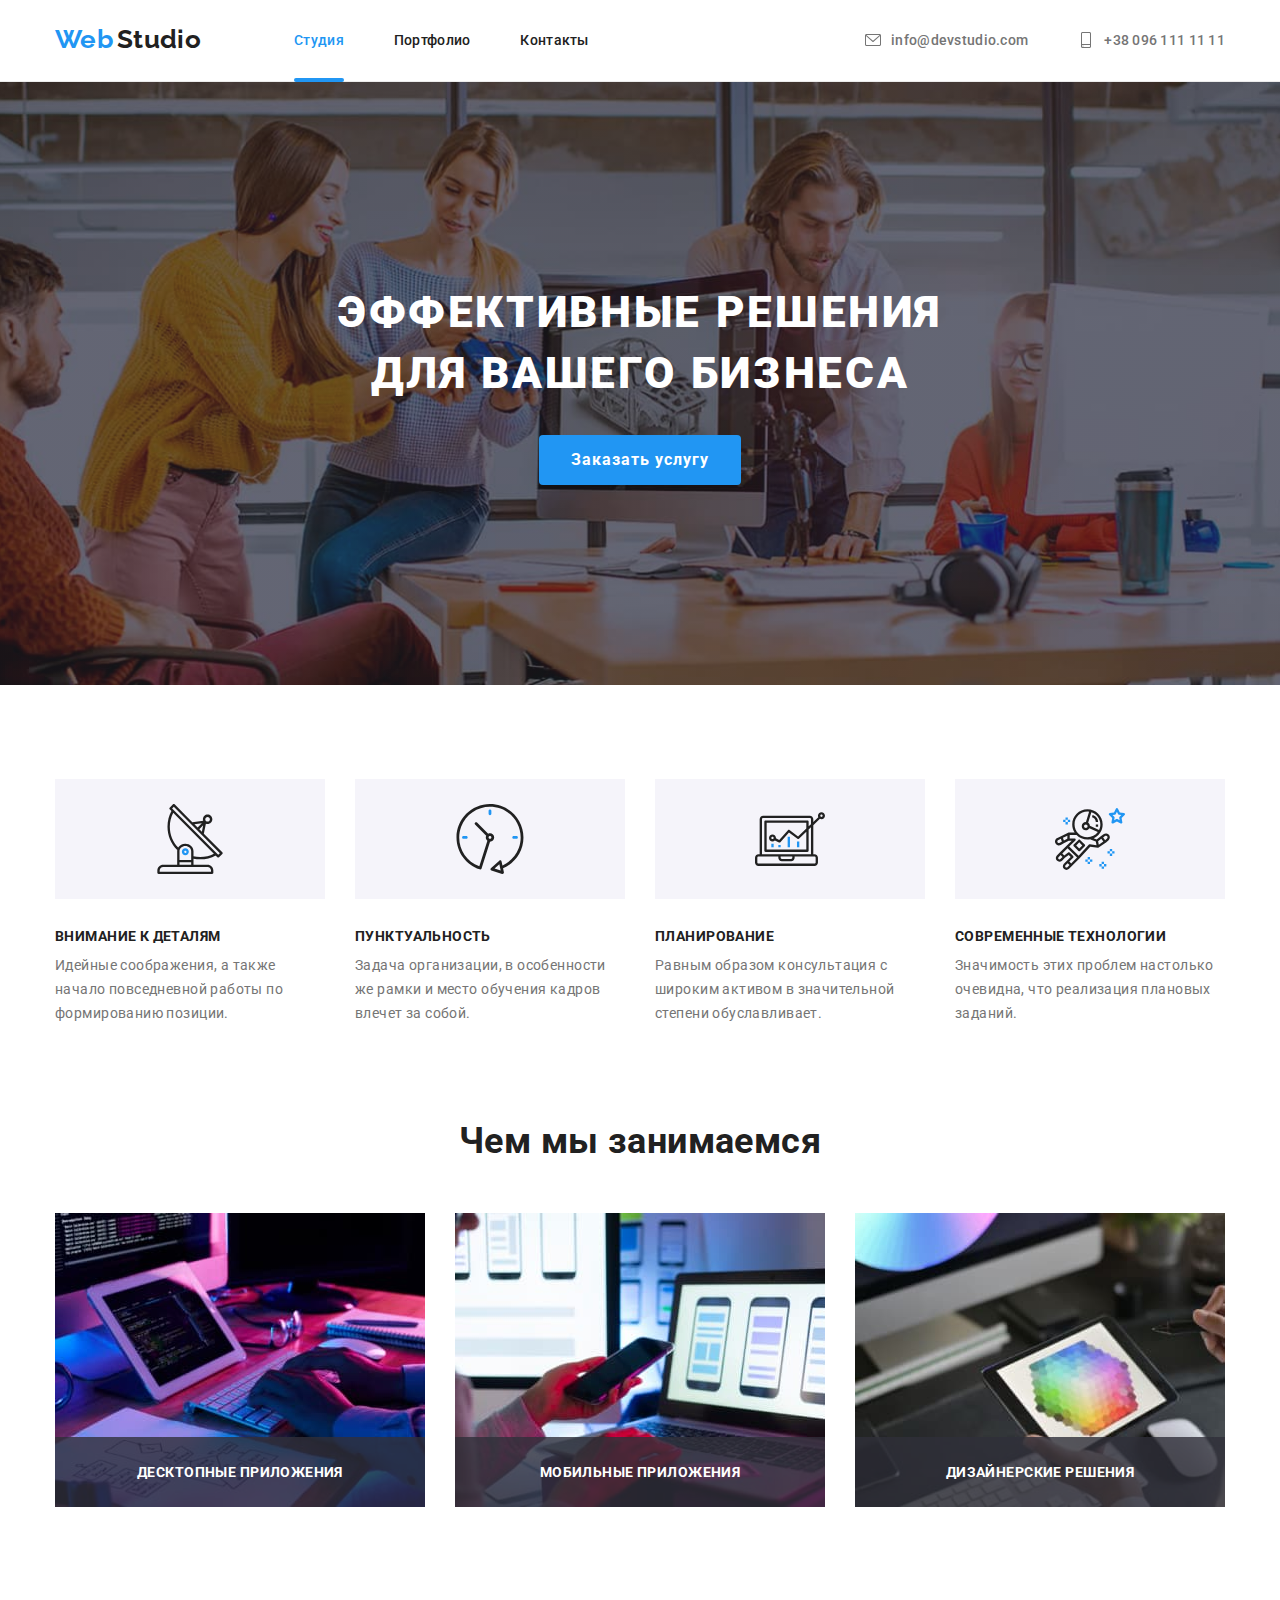
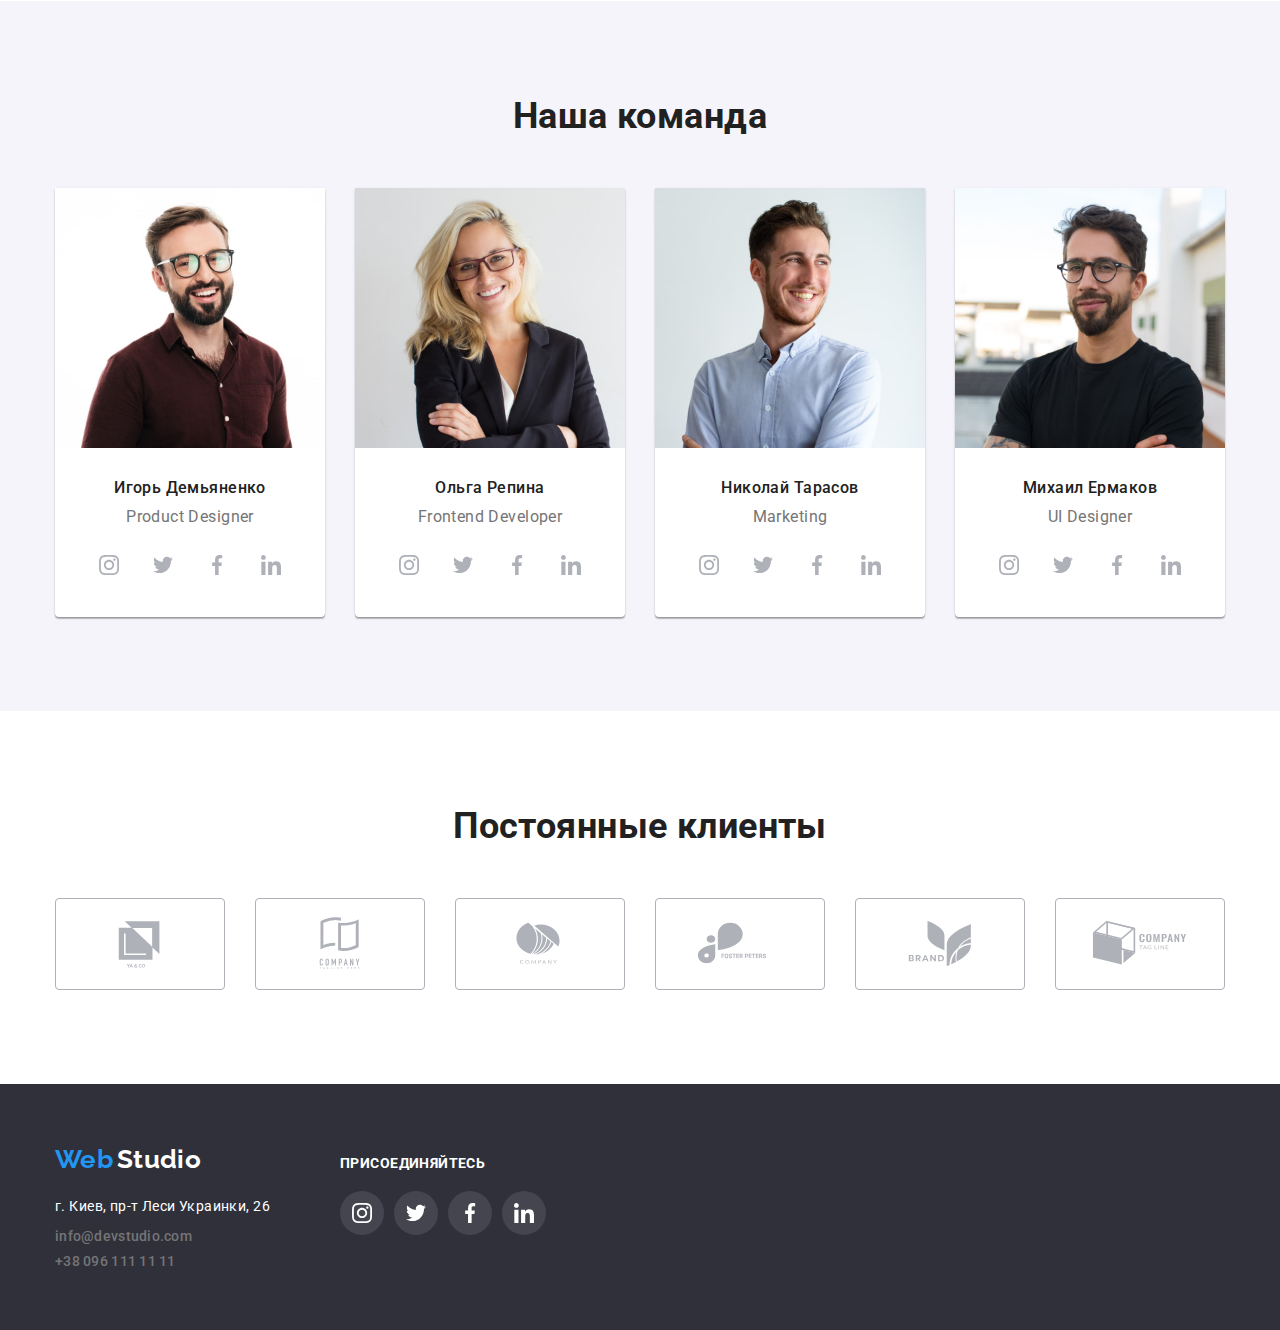
<file: index.html>
<!DOCTYPE html>
<html lang="ru">
  <head>
    <meta charset="UTF-8" />
    <meta http-equiv="X-UA-Compatible" content="IE=edge" />
    <meta name="viewport" content="width=device-width, initial-scale=1.0" />
    <title>WebStudio</title>
    <link rel="preconnect" href="https://fonts.googleapis.com" />
    <link rel="preconnect" href="https://fonts.gstatic.com" crossorigin />
    <link
      href="https://fonts.googleapis.com/css2?family=Raleway:wght@700&display=swap"
      rel="stylesheet"
    />
    <link
      href="https://fonts.googleapis.com/css2?family=Roboto:wght@400;500;700;900&display=swap"
      rel="stylesheet"
    />
    <!-- Нормализация стилей css -->
    <link
      rel="stylesheet"
      href="https://cdnjs.cloudflare.com/ajax/libs/modern-normalize/1.1.0/modern-normalize.min.css"
    />
    <link rel="stylesheet" href="./css/styles.css" />
  </head>
  <body>
    <header class="header">
      <div class="container main-container">
        <nav class="main-container-nav">
          <div class="all-logo">
            <a href="./index.html" class="logo">
              <span class="logo-1part">Web</span>
              <span class="logo-2part">Studio</span>
            </a>
          </div>

          <ul class="site-nav list">
            <li class="item">
              <a href="./index.html" class="link current">Студия</a>
            </li>
            <li class="item">
              <a href="./portfolio.html" class="link">Портфолио</a>
            </li>
            <li class="item"><a href="" class="link">Контакты</a></li>
          </ul>
        </nav>

        <ul class="list contacts-header">
          <li class="item">
            <a
              href="mailto:info@devstudio.com"
              target="_blank"
              class="contacts"
            >
              <svg class="contacts-logo">
                <use href="./images/icons.svg#icon-email"></use>
              </svg>
              <span class="header-email">info@devstudio.com</span>
            </a>
          </li>
          <li class="item">
            <a href="tel:+380961111111" target="_blank" class="contacts">
              <svg class="contacts-logo">
                <use href="./images/icons.svg#icon-phone"></use>
              </svg>
              <span class="header-email">+38 096 111 11 11</span>
            </a>
          </li>
        </ul>
      </div>
    </header>

    <main>
      <section class="hero">
        <h1 class="hero-title">Эффективные решения для вашего бизнеса</h1>
        <button data-modal-open type="button" class="hero-button">
          Заказать услугу
        </button>
      </section>

      <section class="section">
        <div class="container">
          <!-- невидимый заголовок -->
          <h2 hidden>Наши преимущества</h2>
          <ul class="feature-list list">
            <li class="feature">
              <div class="feature-card">
                <svg class="feature-pic">
                  <use href="./images/icons.svg#icon-pic-antenna"></use>
                </svg>
              </div>
              <h3 class="title">Внимание к деталям</h3>
              <p class="paragraph">
                Идейные соображения, а также начало повседневной работы по
                формированию позиции.
              </p>
            </li>
            <li class="feature">
              <div class="feature-card">
                <svg class="feature-pic">
                  <use href="./images/icons.svg#icon-pic-clock"></use>
                </svg>
              </div>
              <h3 class="title">Пунктуальность</h3>
              <p class="paragraph">
                Задача организации, в особенности же рамки и место обучения
                кадров влечет за собой.
              </p>
            </li>
            <li class="feature">
              <div class="feature-card">
                <svg class="feature-pic">
                  <use href="./images/icons.svg#icon-pic-diagram"></use>
                </svg>
              </div>
              <h3 class="title">Планирование</h3>
              <p class="paragraph">
                Равным образом консультация с широким активом в значительной
                степени обуславливает.
              </p>
            </li>
            <li class="feature">
              <div class="feature-card">
                <svg class="feature-pic">
                  <use href="./images/icons.svg#icon-pic-astronaut"></use>
                </svg>
              </div>
              <h3 class="title">Современные технологии</h3>
              <p class="paragraph">
                Значимость этих проблем настолько очевидна, что реализация
                плановых заданий.
              </p>
            </li>
          </ul>
        </div>
      </section>

      <section class="section no-padding-top">
        <div class="container">
          <h2 class="section-title">Чем мы занимаемся</h2>
          <ul class="img-list list">
            <li>
              <div class="what-doing">
                <img
                  class="img"
                  src="./images/what_doing_01.jpg"
                  alt="Набор кода на клавиатуре"
                  width="370"
                />
                <div class="what-doing-text">
                  <p class="text">Десктопные приложения</p>
                </div>
              </div>
            </li>
            <li>
              <div class="what-doing">
                <img
                  class="img"
                  src="./images/what_doing_02.jpg"
                  alt="Разработка для мобильного"
                  width="370"
                />
                <div class="what-doing-text">
                  <p class="text">Мобильные приложения</p>
                </div>
              </div>
            </li>
            <li>
              <div class="what-doing">
                <img
                  class="img"
                  src="./images/what_doing_03.jpg"
                  alt="Работа с цветом на планшете"
                  width="370"
                />
                <div class="what-doing-text">
                  <p class="text">Дизайнерские решения</p>
                </div>
              </div>
            </li>
          </ul>
        </div>
      </section>

      <section class="section ouer-teem-section">
        <div class="container">
          <h2 class="section-title">Наша команда</h2>
          <ul class="team-list list">
            <li class="employee">
              <img
                class="img"
                src="./images/igor_demyanenko.jpg"
                alt="фото Игорь Демьяненко"
                width="270"
              />
              <div class="employee-info">
                <h3 class="title-name">Игорь Демьяненко</h3>
                <p class="title-position">Product Designer</p>
                <ul class="list employee-social">
                  <li>
                    <a href="" class="employee-icon">
                      <svg class="employee-social-logo">
                        <use href="./images/icons.svg#icon-instagram"></use>
                      </svg>
                    </a>
                  </li>
                  <li>
                    <a href="" class="employee-icon">
                      <svg class="employee-social-logo">
                        <use href="./images/icons.svg#icon-twitter"></use>
                      </svg>
                    </a>
                  </li>
                  <li>
                    <a href="" class="employee-icon">
                      <svg class="employee-social-logo">
                        <use href="./images/icons.svg#icon-icon-facebook"></use>
                      </svg>
                    </a>
                  </li>
                  <li>
                    <a href="" class="employee-icon">
                      <svg class="employee-social-logo">
                        <use href="./images/icons.svg#icon-linkedin"></use>
                      </svg>
                    </a>
                  </li>
                </ul>
              </div>
            </li>
            <li class="employee">
              <img
                class="img"
                src="./images/olga_repina.jpg"
                alt="фото Ольга Репина"
                width="270"
              />
              <div class="employee-info">
                <h3 class="title-name">Ольга Репина</h3>
                <p class="title-position">Frontend Developer</p>
                <ul class="list employee-social">
                  <li>
                    <a href="" class="employee-icon">
                      <svg class="employee-social-logo">
                        <use href="./images/icons.svg#icon-instagram"></use>
                      </svg>
                    </a>
                  </li>
                  <li>
                    <a href="" class="employee-icon">
                      <svg class="employee-social-logo">
                        <use href="./images/icons.svg#icon-twitter"></use>
                      </svg>
                    </a>
                  </li>
                  <li>
                    <a href="" class="employee-icon">
                      <svg class="employee-social-logo">
                        <use href="./images/icons.svg#icon-icon-facebook"></use>
                      </svg>
                    </a>
                  </li>
                  <li>
                    <a href="" class="employee-icon">
                      <svg class="employee-social-logo">
                        <use href="./images/icons.svg#icon-linkedin"></use>
                      </svg>
                    </a>
                  </li>
                </ul>
              </div>
            </li>
            <li class="employee">
              <img
                class="img"
                src="./images/nikolaj_tarasov.jpg"
                alt="фото Николай Тарасов"
                width="270"
              />
              <div class="employee-info">
                <h3 class="title-name">Николай Тарасов</h3>
                <p class="title-position">Marketing</p>
                <ul class="list employee-social">
                  <li>
                    <a href="" class="employee-icon">
                      <svg class="employee-social-logo">
                        <use href="./images/icons.svg#icon-instagram"></use>
                      </svg>
                    </a>
                  </li>
                  <li>
                    <a href="" class="employee-icon">
                      <svg class="employee-social-logo">
                        <use href="./images/icons.svg#icon-twitter"></use>
                      </svg>
                    </a>
                  </li>
                  <li>
                    <a href="" class="employee-icon">
                      <svg class="employee-social-logo">
                        <use href="./images/icons.svg#icon-icon-facebook"></use>
                      </svg>
                    </a>
                  </li>
                  <li>
                    <a href="" class="employee-icon">
                      <svg class="employee-social-logo">
                        <use href="./images/icons.svg#icon-linkedin"></use>
                      </svg>
                    </a>
                  </li>
                </ul>
              </div>
            </li>
            <li class="employee">
              <img
                class="img"
                src="./images/mihail_ermakov.jpg"
                alt="фото Михаил Ермаков"
                width="270"
              />
              <div class="employee-info">
                <h3 class="title-name">Михаил Ермаков</h3>
                <p class="title-position">UI Designer</p>
                <ul class="list employee-social">
                  <li>
                    <a href="" class="employee-icon">
                      <svg class="employee-social-logo">
                        <use href="./images/icons.svg#icon-instagram"></use>
                      </svg>
                    </a>
                  </li>
                  <li>
                    <a href="" class="employee-icon">
                      <svg class="employee-social-logo">
                        <use href="./images/icons.svg#icon-twitter"></use>
                      </svg>
                    </a>
                  </li>
                  <li>
                    <a href="" class="employee-icon">
                      <svg class="employee-social-logo">
                        <use href="./images/icons.svg#icon-icon-facebook"></use>
                      </svg>
                    </a>
                  </li>
                  <li>
                    <a href="" class="employee-icon">
                      <svg class="employee-social-logo">
                        <use href="./images/icons.svg#icon-linkedin"></use>
                      </svg>
                    </a>
                  </li>
                </ul>
              </div>
            </li>
          </ul>
        </div>
      </section>

      <section class="section container">
        <h2 class="section-title">Постоянные клиенты</h2>
        <ul class="clients-list list">
          <li>
            <a href="" class="clients">
              <svg class="client-logo">
                <use href="./images/icons.svg#icon-client-ya-end-co"></use>
              </svg>
            </a>
          </li>
          <li>
            <a href="" class="clients">
              <svg class="client-logo">
                <use
                  href="./images/icons.svg#icon-client-company-tagline-here"
                ></use>
              </svg>
            </a>
          </li>
          <li>
            <a href="" class="clients">
              <svg class="client-logo">
                <use href="./images/icons.svg#icon-client-company"></use>
              </svg>
            </a>
          </li>
          <li>
            <a href="" class="clients">
              <svg class="client-logo">
                <use href="./images/icons.svg#icon-client-foster-peters"></use>
              </svg>
            </a>
          </li>
          <li>
            <a href="" class="clients">
              <svg class="client-logo">
                <use href="./images/icons.svg#icon-client-brand"></use>
              </svg>
            </a>
          </li>
          <li>
            <a href="" class="clients">
              <svg class="client-logo">
                <use
                  href="./images/icons.svg#icon-client-company-tag-line"
                ></use>
              </svg>
            </a>
          </li>
        </ul>
      </section>
    </main>

    <footer class="footer">
      <div class="container footer-container">
        <div class="all-contacts">
          <a href="./index.html" class="logo">
            <span class="logo-1part">Web</span>
            <span class="logo-2part">Studio</span>
          </a>
          <address>
            <ul class="list">
              <li>
                <p class="geo-address">г. Киев, пр-т Леси Украинки, 26</p>
              </li>
              <li>
                <a
                  href="mailto:info@devstudio.com"
                  target="_blank"
                  class="contacts contacts-email"
                  >info@devstudio.com</a
                >
              </li>
              <li>
                <a href="tel:+380961111111" class="contacts"
                  >+38 096 111 11 11</a
                >
              </li>
            </ul>
          </address>
        </div>

        <div class="social-network">
          <h4 class="social-join">присоединяйтесь</h4>
          <ul class="list social-network-list">
            <li>
              <a href="" class="footer-icon">
                <svg class="footer-social-logo">
                  <use href="./images/icons.svg#icon-instagram"></use>
                </svg>
              </a>
            </li>
            <li>
              <a href="" class="footer-icon">
                <svg class="footer-social-logo">
                  <use href="./images/icons.svg#icon-twitter"></use>
                </svg>
              </a>
            </li>
            <li>
              <a href="" class="footer-icon">
                <svg class="footer-social-logo">
                  <use href="./images/icons.svg#icon-icon-facebook"></use>
                </svg>
              </a>
            </li>
            <li>
              <a href="" class="footer-icon">
                <svg class="footer-social-logo">
                  <use href="./images/icons.svg#icon-linkedin"></use>
                </svg>
              </a>
            </li>
          </ul>
        </div>
      </div>
    </footer>

    <div class="backdrop is-hidden" data-modal>
      <div class="modal">
        <button type="button" class="modal-close-button" data-modal-close>
          <svg class="modal-close-logo">
            <use href="./images/icons.svg#icon-close"></use>
          </svg>
        </button>
      </div>
    </div>

    <script src="./js/modal.js"></script>
  </body>
</html>
</file>
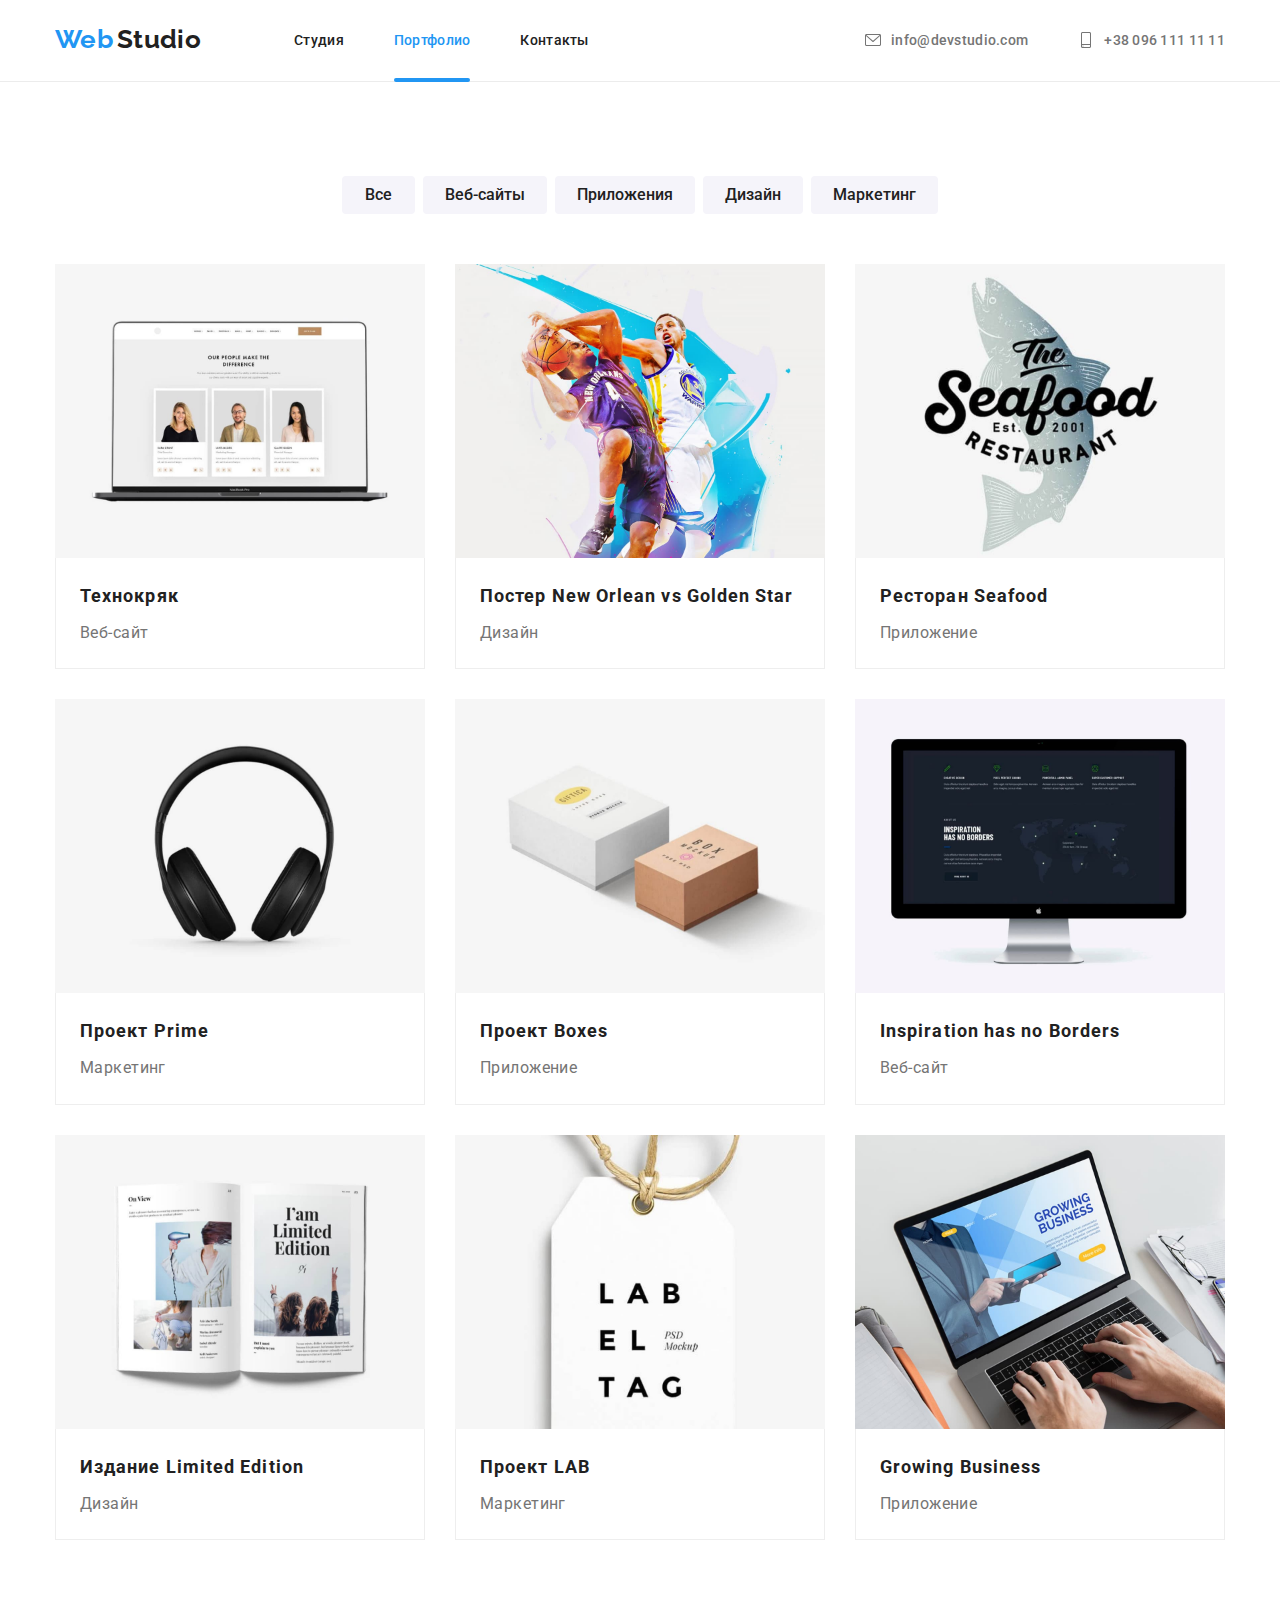
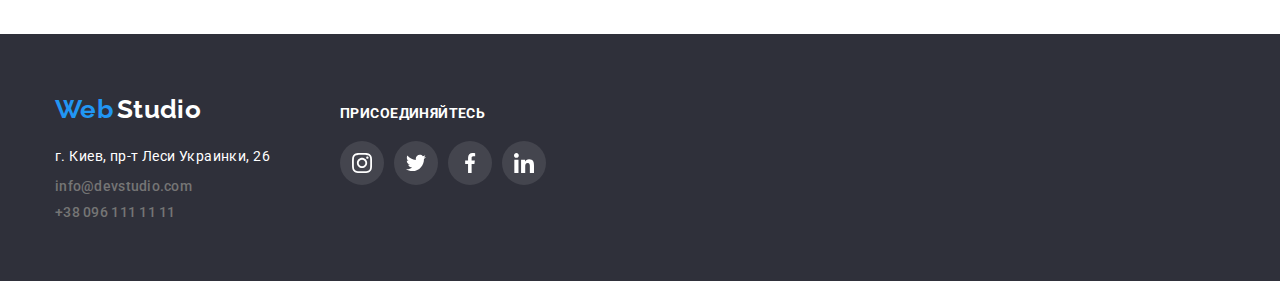
<file: portfolio.html>
<!DOCTYPE html>
<html lang="ru">
  <head>
    <meta charset="UTF-8" />
    <meta http-equiv="X-UA-Compatible" content="IE=edge" />
    <meta name="viewport" content="width=device-width, initial-scale=1.0" />
    <title>Портфолио</title>
    <link rel="preconnect" href="https://fonts.googleapis.com" />
    <link rel="preconnect" href="https://fonts.gstatic.com" crossorigin />
    <link
      href="https://fonts.googleapis.com/css2?family=Raleway:wght@700&display=swap"
      rel="stylesheet"
    />
    <link
      href="https://fonts.googleapis.com/css2?family=Roboto:wght@400;500;700;900&display=swap"
      rel="stylesheet"
    />
    <!-- Нормализация стилей css -->
    <link
      rel="stylesheet"
      href="https://cdnjs.cloudflare.com/ajax/libs/modern-normalize/1.1.0/modern-normalize.min.css"
    />
    <link rel="stylesheet" href="./css/styles.css" />
  </head>
  <body>
    <header class="header">
      <div class="container main-container">
        <nav class="main-container-nav">
          <div class="all-logo">
            <a href="./index.html" class="logo">
              <span class="logo-1part">Web</span>
              <span class="logo-2part">Studio</span>
            </a>
          </div>

          <ul class="site-nav list">
            <li class="item">
              <a href="./index.html" class="link">Студия</a>
            </li>
            <li class="item">
              <a href="./portfolio.html" class="link current">Портфолио</a>
            </li>
            <li class="item"><a href="" class="link">Контакты</a></li>
          </ul>
        </nav>

        <ul class="list contacts-header">
          <li class="item">
            <a
              href="mailto:info@devstudio.com"
              target="_blank"
              class="contacts"
            >
              <svg class="contacts-logo">
                <use href="./images/icons.svg#icon-email"></use>
              </svg>
              <span class="header-email">info@devstudio.com</span>
            </a>
          </li>
          <li class="item">
            <a href="tel:+380961111111" target="_blank" class="contacts">
              <svg class="contacts-logo">
                <use href="./images/icons.svg#icon-phone"></use>
              </svg>
              <span class="header-email">+38 096 111 11 11</span>
            </a>
          </li>
        </ul>
      </div>
    </header>

    <main>
      <section class="filter-section">
        <h1 hidden>Фильтры для работ</h1>
        <ul class="list button-list">
          <li class="button">
            <button class="filter-button" type="button">Все</button>
          </li>
          <li class="button">
            <button class="filter-button" type="button">Веб-сайты</button>
          </li>
          <li class="button">
            <button class="filter-button" type="button">Приложения</button>
          </li>
          <li class="button">
            <button class="filter-button" type="button">Дизайн</button>
          </li>
          <li class="button">
            <button class="filter-button" type="button">Маркетинг</button>
          </li>
        </ul>

        <ul class="projects-list list container">
          <li class="project-card">
            <a href="" class="project-card-link">
              <div class="project-pic">
                <img
                  src="./images/portfolio/img-0.jpg"
                  alt="Веб-сайт для Технокряк"
                  width="370"
                  class="project-img"
                />
                <p class="project-info">
                  Ресурс предлагает комплексные предложения с разным уровнем
                  функционала и сервисов. Все это позволит посетителю получить
                  исчерпывающие сведения о компании или частном лице.
                </p>
              </div>
              <div class="protject-description">
                <h2 class="title">Технокряк</h2>
                <p>Веб-сайт</p>
              </div>
            </a>
          </li>
          <li class="project-card">
            <a href="" class="project-card-link">
              <div class="project-pic">
                <img
                  src="./images/portfolio/img-1.jpg"
                  alt="Дизайн постера New Orlean vs Golden Star"
                  width="370"
                  class="project-img"
                />
                <p class="project-info">
                  Ресурс предлагает комплексные предложения с разным уровнем
                  функционала и сервисов. Все это позволит посетителю получить
                  исчерпывающие сведения о компании или частном лице.
                </p>
              </div>
              <div class="protject-description">
                <h2 class="title">Постер New Orlean vs Golden Star</h2>
                <p>Дизайн</p>
              </div>
            </a>
          </li>
          <li class="project-card">
            <a href="" class="project-card-link">
              <div class="project-pic">
                <img
                  src="./images/portfolio/img-2.jpg"
                  alt="Приложение для ресторана Seafood"
                  width="370"
                  class="project-img"
                />
                <p class="project-info">
                  Ресурс предлагает комплексные предложения с разным уровнем
                  функционала и сервисов. Все это позволит посетителю получить
                  исчерпывающие сведения о компании или частном лице.
                </p>
              </div>
              <div class="protject-description">
                <h2 class="title">Ресторан Seafood</h2>
                <p>Приложение</p>
              </div>
            </a>
          </li>
          <li class="project-card">
            <a href="" class="project-card-link">
              <div class="project-pic">
                <img
                  src="./images/portfolio/img-3.jpg"
                  alt="Маркетинг для проекта Prime"
                  width="370"
                  class="project-img"
                />
                <p class="project-info">
                  Ресурс предлагает комплексные предложения с разным уровнем
                  функционала и сервисов. Все это позволит посетителю получить
                  исчерпывающие сведения о компании или частном лице.
                </p>
              </div>
              <div class="protject-description">
                <h2 class="title">Проект Prime</h2>
                <p>Маркетинг</p>
              </div>
            </a>
          </li>
          <li class="project-card">
            <a href="" class="project-card-link">
              <div class="project-pic">
                <img
                  src="./images/portfolio/img-4.jpg"
                  alt="Приложение для проекта Boxes"
                  width="370"
                  class="project-img"
                />
                <p class="project-info">
                  Ресурс предлагает комплексные предложения с разным уровнем
                  функционала и сервисов. Все это позволит посетителю получить
                  исчерпывающие сведения о компании или частном лице.
                </p>
              </div>
              <div class="protject-description">
                <h2 class="title">Проект Boxes</h2>
                <p>Приложение</p>
              </div>
            </a>
          </li>
          <li class="project-card">
            <a href="" class="project-card-link">
              <div class="project-pic">
                <img
                  src="./images/portfolio/img-5.jpg"
                  alt="Веб-сайт для Inspiration has no Borders"
                  width="370"
                  class="project-img"
                />
                <p class="project-info">
                  Ресурс предлагает комплексные предложения с разным уровнем
                  функционала и сервисов. Все это позволит посетителю получить
                  исчерпывающие сведения о компании или частном лице.
                </p>
              </div>
              <div class="protject-description">
                <h2 class="title">Inspiration has no Borders</h2>
                <p>Веб-сайт</p>
              </div>
            </a>
          </li>
          <li class="project-card">
            <a href="" class="project-card-link">
              <div class="project-pic">
                <img
                  src="./images/portfolio/img-6.jpg"
                  alt="Дизайн издания Limited Edition"
                  width="370"
                  class="project-img"
                />
                <p class="project-info">
                  Ресурс предлагает комплексные предложения с разным уровнем
                  функционала и сервисов. Все это позволит посетителю получить
                  исчерпывающие сведения о компании или частном лице.
                </p>
              </div>

              <div class="protject-description">
                <h2 class="title">Издание Limited Edition</h2>
                <p>Дизайн</p>
              </div>
            </a>
          </li>
          <li class="project-card">
            <a href="" class="project-card-link">
              <div class="project-pic">
                <img
                  src="./images/portfolio/img-7.jpg"
                  alt="Маркетинг для проекта LAB"
                  width="370"
                  class="project-img"
                />
                <p class="project-info">
                  Ресурс предлагает комплексные предложения с разным уровнем
                  функционала и сервисов. Все это позволит посетителю получить
                  исчерпывающие сведения о компании или частном лице.
                </p>
              </div>
              <div class="protject-description">
                <h2 class="title">Проект LAB</h2>
                <p>Маркетинг</p>
              </div>
            </a>
          </li>
          <li class="project-card">
            <a href="" class="project-card-link">
              <div class="project-pic">
                <img
                  src="./images/portfolio/img-8.jpg"
                  alt="Приложение Growing Business"
                  width="370"
                  class="project-img"
                />
                <p class="project-info">
                  Ресурс предлагает комплексные предложения с разным уровнем
                  функционала и сервисов. Все это позволит посетителю получить
                  исчерпывающие сведения о компании или частном лице.
                </p>
              </div>
              <div class="protject-description">
                <h2 class="title">Growing Business</h2>
                <p>Приложение</p>
              </div>
            </a>
          </li>
        </ul>
      </section>
    </main>

    <footer class="footer">
      <div class="container footer-container">
        <div class="all-contacts">
          <a href="./index.html" class="logo">
            <span class="logo-1part">Web</span>
            <span class="logo-2part">Studio</span>
          </a>
          <address>
            <ul class="list">
              <li>
                <p class="geo-address">г. Киев, пр-т Леси Украинки, 26</p>
              </li>
              <li>
                <a
                  href="mailto:info@devstudio.com"
                  target="_blank"
                  class="contacts contacts-email"
                  >info@devstudio.com</a
                >
              </li>
              <li>
                <a href="tel:+380961111111" class="contacts"
                  >+38 096 111 11 11</a
                >
              </li>
            </ul>
          </address>
        </div>

        <div class="social-network">
          <h4 class="social-join">присоединяйтесь</h4>
          <ul class="list social-network-list">
            <li>
              <a href="" class="footer-icon">
                <svg class="footer-social-logo">
                  <use href="./images/icons.svg#icon-instagram"></use>
                </svg>
              </a>
            </li>
            <li>
              <a href="" class="footer-icon">
                <svg class="footer-social-logo">
                  <use href="./images/icons.svg#icon-twitter"></use>
                </svg>
              </a>
            </li>
            <li>
              <a href="" class="footer-icon">
                <svg class="footer-social-logo">
                  <use href="./images/icons.svg#icon-icon-facebook"></use>
                </svg>
              </a>
            </li>
            <li>
              <a href="" class="footer-icon">
                <svg class="footer-social-logo">
                  <use href="./images/icons.svg#icon-linkedin"></use>
                </svg>
              </a>
            </li>
          </ul>
        </div>
      </div>
    </footer>
  </body>
</html>
</file>
<file: css/styles.css>
/* цвет заголовка #212121 */
/* цвет большего количества текста #757575 */
/* акцентный цвет (синий) #2196F3 */
/* цвет фона #FFFFFF */
/* 2й цвет фона #F5F4FA */
/* цвет футера и фон заголовка #2F303A */

:root {
    --title-text-color: #212121;
    --primary-text-color: #757575;
    --white-text: #FFFFFF;
    --ascent-color: #2196F3;
    --background-color: #FFFFFF;
    --second-background-color: #F5F4FA;
    --footer-hero-color: #2F303A;
    --icon-gray: #AFB1B8;
}

body {
    font-family: 'Roboto', sans-serif;
    background-color: var(--background-color);
    color: var(--title-text-color);
    font-size: 14px;
    letter-spacing: 0.03em;
}

h1,
h2,
h3,
h4,
h5,
h6,
p {
    margin: 0;
    padding: 0;
}

/* Удаление точек у спсиков */
.list {
    padding: 0;
    margin: 0;

    list-style: none;
}


.container {
    width: 1200px;
    margin-left: auto;
    margin-right: auto;
    padding-left: 15px;
    padding-right: 15px;
}

.header {
    border-width: 0px 0px 1px 0px;
    border-style: solid;
    border-color: #ECECEC;
}

/* Логотип */

/* Общие настройки лого */
.logo {
    text-decoration: none;
}

/* 1й фрагмент лого (по цвету) */
.logo-1part {
    color: var(--ascent-color);

    font-family: 'Raleway', sans-serif;
    font-style: normal;
    font-weight: 700;
    font-size: 26px;
    line-height: 1.2;
}

/* 2й фрагмент лого (по цвету) */
.logo-2part {
    color: var(--title-text-color);

    font-family: 'Raleway', sans-serif;
    font-style: normal;
    font-weight: 700;
    font-size: 26px;
    line-height: 1.2;
}

/* Отступ лоя лого */
.all-logo {
    margin-right: 93px;
}


/* Навигация по сайту --------------------------------------------------- */
/* Навигация по сайту - при наведении */

/* список меню */
.site-nav {
    display: flex;
}

.site-nav .link {
    display: block;
    padding-top: 32px;
    padding-bottom: 32px;

    color: var(--title-text-color);

    font-style: normal;
    font-weight: 500;
    font-size: 14px;
    line-height: 1.2;
    letter-spacing: 0.02em;

    text-decoration: none;
}

.site-nav .item:not(:last-child) {
    margin-right: 50px;
}

.site-nav a:hover,
.site-nav a:focus {
    color: var(--ascent-color);

    font-style: normal;
    font-weight: 500;
    font-size: 14px;
    line-height: 1.2;
    letter-spacing: 0.02em;

    text-decoration: none;

    transition-duration: 250ms;
    transition-timing-function: cubic-bezier(0.4, 0, 0.2, 1);
}

/* Подсветка активного меню */
.site-nav .current {
    color: var(--ascent-color);
    position: relative;
}

.site-nav .current::after {
    content: "";
    display: block;
    position: absolute;
    width: 100%;
    bottom: -1px;

    height: 4px;
    background-color: var(--ascent-color);
    border-radius: 2px;
}

/* Контакты ------------------------------------------------------------ */

/* Почта, телефон */
.contacts-header .contacts-logo {
    display: block;
    width: 16px;
    height: 80px;
    margin-right: 10px;
}

.contacts-header .item a {
    display: flex;
}

.contacts-header {
    display: block;
    color: var(--primary-text-color);

    font-style: normal;
    font-weight: 500;
    font-size: 14px;
    line-height: 1.2;
    letter-spacing: 0.02em;

    text-decoration: none;
}

.contacts-header .item .contacts {
    fill: var(--primary-text-color);
}

/* Почта, телефон - при наведении */
.contacts-header .item .contacts:hover,
.contacts-header .item .contacts:focus {
    color: var(--ascent-color);

    font-style: normal;
    font-weight: 500;
    font-size: 14px;
    line-height: 1.2;
    letter-spacing: 0.02em;

    text-decoration: none;

    fill: var(--ascent-color);

    transition-duration: 250ms;
    transition-timing-function: cubic-bezier(0.4, 0, 0.2, 1);
}

.main-container {
    display: flex;
    align-items: center;
}

.main-container-nav {
    display: flex;
}

.contacts-header {
    display: flex;
    margin-left: auto;
}

.contacts-header .item:not(:last-child) {
    margin-right: 50px;
}

.main-container .all-logo {
    display: block;
    padding-top: 24px;
    padding-bottom: 25px;
}

.contacts-header .header-email {
    display: block;
    padding-top: 32px;
    padding-bottom: 32px;

}


/* Герой --------------------------------------------------------------- */
.hero {
    padding-top: 200px;
    padding-bottom: 200px;
    background-color: var(--footer-hero-color);

    max-width: 1600px;
    min-height: 600px;
    margin-left: auto;
    margin-right: auto;

    background-image:
        linear-gradient(to right,
            rgba(47, 48, 58, 0.4),
            rgba(47, 48, 58, 0.4)),
        url("../images/hero-img.jpg");
    background-repeat: no-repeat;
    background-position: center;
    background-size: cover;
}

/* Герой-заголовок */
.hero-title {
    margin-top: 0;
    margin-right: auto;
    margin-bottom: 30px;
    margin-left: auto;
    width: 696px;

    color: var(--white-text);

    font-weight: 900;
    font-size: 44px;
    line-height: 1.4;
    text-align: center;
    letter-spacing: 0.06em;
    text-transform: uppercase;
}


/* Кнопка-герой */
.hero-button {
    border: none;
    min-width: 200px;
    height: 50px;
    border-radius: 4px;
    padding: 14px 32px;

    margin-left: auto;
    margin-right: auto;

    box-shadow: 0px 4px 4px rgba(0, 0, 0, 0.15);

    color: var(--white-text);
    background-color: var(--ascent-color);

    font-weight: 700;
    font-size: 16px;
    line-height: 1.9;
    display: flex;
    align-items: center;
    text-align: center;
    letter-spacing: 0.06em;
}

.hero-button:hover,
.hero-button:focus {
    background: #188CE8;
    cursor: pointer;

    transition-duration: 250ms;
    transition-timing-function: cubic-bezier(0.4, 0, 0.2, 1);
}


/* Удаление 2 пикселей у img */
.img {
    display: block;
}


/* Все секции */
.section {
    padding-top: 94px;
    padding-bottom: 94px;

    color: var(--primary-text-color);
}

.section.no-padding-top {
    padding-top: 0;
}

/* Заголовок секции */
.section-title {
    margin-top: 0;
    margin-bottom: 50px;

    color: var(--title-text-color);

    font-weight: 700;
    font-size: 36px;
    line-height: 1.2;
    text-align: center;
}

/* секция чем мы занимаемся */
.what-doing {
    position: relative;
}

.what-doing-text {
    position: absolute;
    display: flex;
    justify-content: center;
    align-items: center;

    bottom: 0;
    width: 100%;
    height: 70px;
    background: rgba(47, 48, 58, 0.8);
}


.what-doing-text .text {
    display: block;

    font-weight: 700;
    font-size: 14px;
    line-height: 16px;
    letter-spacing: 0.03em;
    text-transform: uppercase;

    color: var(--white-text);
}


/* секция с преимуществами */
.feature-list {
    display: flex;
    justify-content: space-between;
}

/* Список преимуществ */
.feature-list .title {
    margin-top: 0;
    margin-bottom: 10px;

    color: var(--title-text-color);

    font-weight: 700;
    font-size: 14px;
    line-height: 1.1;
    text-transform: uppercase;
}


/* Описание преимуществ, каждого типа --------------------------- */
.feature-list .paragraph {
    width: 270px;

    margin-top: 0;
    margin-bottom: 0;

    font-size: 14px;
    line-height: 1.7;
}

.feature-card {
    display: flex;
    justify-content: center;
    align-items: center;


    width: 270px;
    height: 120px;
    margin-bottom: 30px;

    background-color: var(--second-background-color);
}

.feature .feature-pic {
    display: block;


    width: 70px;
    height: 70px;
}

/* Наша команда --------------------------------------------------------- */

.img-list {
    display: flex;
    justify-content: space-between;
}

.team-list {
    display: flex;
    justify-content: space-between;
}

/* Секцуия с сотрудниками */
.ouer-teem-section {
    background-color: var(--second-background-color);
}

/* Карточка сотрудника */
.employee {
    box-shadow: 0px 1px 3px rgba(0, 0, 0, 0.12), 0px 1px 1px rgba(0, 0, 0, 0.14), 0px 2px 1px rgba(0, 0, 0, 0.2);
    border-radius: 0px 0px 4px 4px;
    background-color: var(--background-color);
}

.employee-info {
    padding-top: 30px;
    padding-bottom: 30px;
}

/* имена сотрудников */
.title-name {
    margin-top: 0;
    margin-bottom: 10px;

    color: var(--title-text-color);

    font-weight: 500;
    font-size: 16px;
    line-height: 1.2;
    text-align: center;
}

/* должность сотрудника */
.title-position {
    margin-top: 0;
    margin-bottom: 16px;

    font-size: 16px;
    line-height: 1.2;
    text-align: center;
}

/* Соцсети сотрудников ---------------------------------------------- */
.employee-social {
    display: flex;

    margin-left: 32px;
    justify-content: space-between;
    width: 206px;
}

.employee-social .employee-icon {
    display: flex;
    justify-content: center;
    align-items: center;

    width: 44px;
    height: 44px;
    fill: var(--icon-gray);
    border-radius: 50%;
}

.employee-icon .employee-social-logo {
    display: block;
    width: 20px;
    height: 20px;
    margin: 12px;
}

.employee-icon:hover,
.employee-icon:focus {
    fill: var(--white-text);
    background-color: var(--ascent-color);

    transition-duration: 250ms;
    transition-timing-function: cubic-bezier(0.4, 0, 0.2, 1);
}

/* Клиенты -------------------------------------------------------------- */
/* Список клиентов */
.clients-list {
    display: flex;
    justify-content: space-between;
}

.clients-list .clients {
    display: flex;
    width: 170px;
    height: 92px;
    justify-content: center;
    align-items: center;

    border-radius: 4px;
    border: 1px solid var(--icon-gray);
    fill: var(--icon-gray);
}

.client-logo {
    display: block;
    width: 106px;
    height: 60px;
}

.clients-list .clients:hover,
.clients-list .clients:focus {
    border: 1px solid var(--ascent-color);
    fill: var(--ascent-color);

    transition-duration: 250ms;
    transition-timing-function: cubic-bezier(0.4, 0, 0.2, 1);
}


.footer {
    padding-top: 60px;
    padding-bottom: 60px;

    background-color: var(--footer-hero-color);
}

.footer .logo {
    display: block;
    margin-bottom: 20px;
}

.footer .logo .logo-2part {
    color: var(--white-text);
}

/* Физический адрес компании */
.geo-address {
    display: block;
    margin-top: 0;
    margin-bottom: 9px;

    color: var(--white-text);

    font-style: normal;
    font-size: 14px;
    line-height: 1.7;
}

.footer .contacts {
    display: block;
}

.footer-container {
    display: flex;
    align-items: baseline
}

.contacts-email {
    margin-top: 0;
    margin-bottom: 9px;
}

.contacts {
    color: var(--primary-text-color);

    font-style: normal;
    font-weight: 500;
    font-size: 14px;
    line-height: 1.2;
    letter-spacing: 0.02em;

    text-decoration: none;
}

/* Почта, телефон - при наведении */
.contacts:hover,
.contacts:focus {
    color: var(--ascent-color);

    font-style: normal;
    font-weight: 500;
    font-size: 14px;
    line-height: 1.2;
    letter-spacing: 0.02em;

    text-decoration: none;

    transition-duration: 250ms;
    transition-timing-function: cubic-bezier(0.4, 0, 0.2, 1);
}

.social-join {
    margin-bottom: 20px;
}

.social-network {
    margin-left: 70px;

    font-weight: 700;
    font-size: 14px;
    line-height: 1.1;
    text-transform: uppercase;

    color: var(--white-text);
}

.social-network-list {
    display: flex;
    width: 206px;
    justify-content: space-between
}

.footer-social-logo {
    display: block;
    width: 44px;
    height: 44px;

    padding: 12px;

    fill: var(--white-text)
}

.social-network-list .footer-icon {
    display: block;
    background: rgba(255, 255, 255, 0.1);
    border-radius: 50%;
}

.footer-icon:hover,
.footer-icon:focus {
    background: var(--ascent-color);

    transition-duration: 250ms;
    transition-timing-function: cubic-bezier(0.4, 0, 0.2, 1);
}

/* модальное окно -------------------------------------------- */
.backdrop {
    position: fixed;
    top: 0;
    left: 0;
    width: 100%;
    height: 100%;
    background: rgba(0, 0, 0, 0.2);

    transition-duration: 240ms;
    transition-timing-function: cubic-bezier(0.4, 0, 0.2, 1);
}

.modal {
    display: block;
    position: absolute;
    top: 50%;
    left: 50%;

    transform: translate(-50%, -50%);

    width: 528px;
    height: 581px;
    background-color: var(--background-color);

    box-shadow: 0px 1px 3px rgba(0, 0, 0, 0.12), 0px 1px 1px rgba(0, 0, 0, 0.14), 0px 2px 1px rgba(0, 0, 0, 0.2);
    border-radius: 4px;

    transition-property: transform, opacity, visibility, pointer-events;
    transition-duration: 240ms;
    transition-timing-function: cubic-bezier(0.4, 0, 0.2, 1);
}


.modal-close-button {
    position: absolute;
    top: 8px;
    right: 8px;

    display: flex;
    justify-content: center;
    align-items: center;

    border: none;
    background: none;
    width: 30px;
    height: 30px;
    border-radius: 50%;

    cursor: pointer;

    border: 1px solid rgba(0, 0, 0, 0.1);
}


.modal-close-logo {
    display: block;
    width: 11px;
    height: 11px;
    fill: #000000;
}

/* состояние до закрытия модалки ------------------------------------------ */
.is-hidden .modal {
    transform: translate(-50%, -50%) translateY(100%) scale(0.4) rotate(10deg);
}

.backdrop.is-hidden {
    visibility: hidden;
    opacity: 0;
    pointer-events: none;
}



/*--------------------------- Страница портфолио ------------------------- */

/* Кнопки фильтра */

.button-list {
    display: flex;
    justify-content: center;
    margin-bottom: 50px;
}

.filter-button {
    display: block;
    border: none;
    min-width: 73px;
    height: 38px;
    padding-left: 22px;
    padding-right: 22px;
    padding-top: 6px;
    padding-bottom: 6px;
    border-radius: 4px;

    color: var(--title-text-color);
    background-color: #F5F4FA;

    font-weight: 500;
    font-size: 16px;
    line-height: 1.62;
    text-align: center;
}

.list .button:not(:last-child) {
    margin-right: 8px;
}

.filter-button:hover,
.filter-button:focus {
    box-shadow: 0px 3px 1px rgba(0, 0, 0, 0.1), 0px 1px 2px rgba(0, 0, 0, 0.08), 0px 2px 2px rgba(0, 0, 0, 0.12);

    color: var(--white-text);
    background-color: var(--ascent-color);

    font-weight: 500;
    font-size: 16px;
    line-height: 1.62;
    text-align: center;

    transition-duration: 250ms;
    transition-timing-function: cubic-bezier(0.4, 0, 0.2, 1);
}

.filter-section {
    padding-top: 94px;
    padding-bottom: 94px;
}

/* Список проектов */

.project-img {
    display: block;
}


/* Коробка со списком проектов */
.projects-list {
    display: flex;
    flex-wrap: wrap;
}

/* Список карточек проектов */
.project-card {
    display: block;
    margin-right: 30px;
    margin-bottom: 30px;
}

/* Убрать у проавой 3й карточке марджин */
.project-card:nth-child(3n) {
    margin-right: 0;
}

/* Выбрать и убрать марджин у карточек снизу */
.project-card:nth-last-child(-n +3) {
    margin-bottom: 0;
}

/* Описание проекта */
.protject-description {
    padding-top: 20px;
    padding-bottom: 20px;
    padding-left: 24px;
    padding-right: 24px;

    border-width: 0px 1px 1px 1px;
    border-style: solid;
    border-color: #EEEEEE;
}

/* Заголовок */
.projects-list .title {
    margin-top: 0;
    margin-bottom: 4px;

    color: var(--title-text-color);

    font-weight: 700;
    font-size: 18px;
    line-height: 2.0;
    letter-spacing: 0.06em;
}

/* Тип проекта */
.project-card p {
    margin-top: 0;
    margin-bottom: 0;

    color: var(--primary-text-color);

    font-size: 16px;
    line-height: 1.9;
}

.project-card-link {
    display: block;
    text-decoration: none;
}

.project-card-link:hover,
.project-card-link:focus {
    box-shadow: 0px 1px 1px rgba(0, 0, 0, 0.12), 0px 4px 4px rgba(0, 0, 0, 0.06), 1px 4px 6px rgba(0, 0, 0, 0.16);

    /* анимация для синей всплывашки на карточк... ------------------------- */
    transition-duration: 250ms;
    transition-timing-function: cubic-bezier(0.4, 0, 0.2, 1);
    transition-property: transform;
}


/* вспливашка с подробным описание проекта в портфолио -------------------- */
.project-pic {
    position: relative;
    overflow: hidden;
}

.project-pic .project-info {
    display: block;
    position: absolute;
    top: 0;
    left: 0;
    right: 0;
    bottom: 0;

    overflow: auto;

    padding-left: 24px;
    padding-right: 24px;
    padding-top: 63px;
    padding-bottom: 63px;

    font-weight: 400;
    font-size: 18px;
    line-height: 1.56;
    letter-spacing: 0.03em;
    color: var(--white-text);


    background: rgba(33, 150, 243, 0.9);
}

.project-pic .project-info {
    overflow: hidden;
    transform: translateY(100%);

    transition-duration: 250ms;
    transition-timing-function: cubic-bezier(0.4, 0, 0.2, 1);
    transition-property: transform;
}

.project-card-link:hover .project-pic .project-info,
.project-card-link:focus .project-pic .project-info {
    transform: translateY(0);
}
</file>
